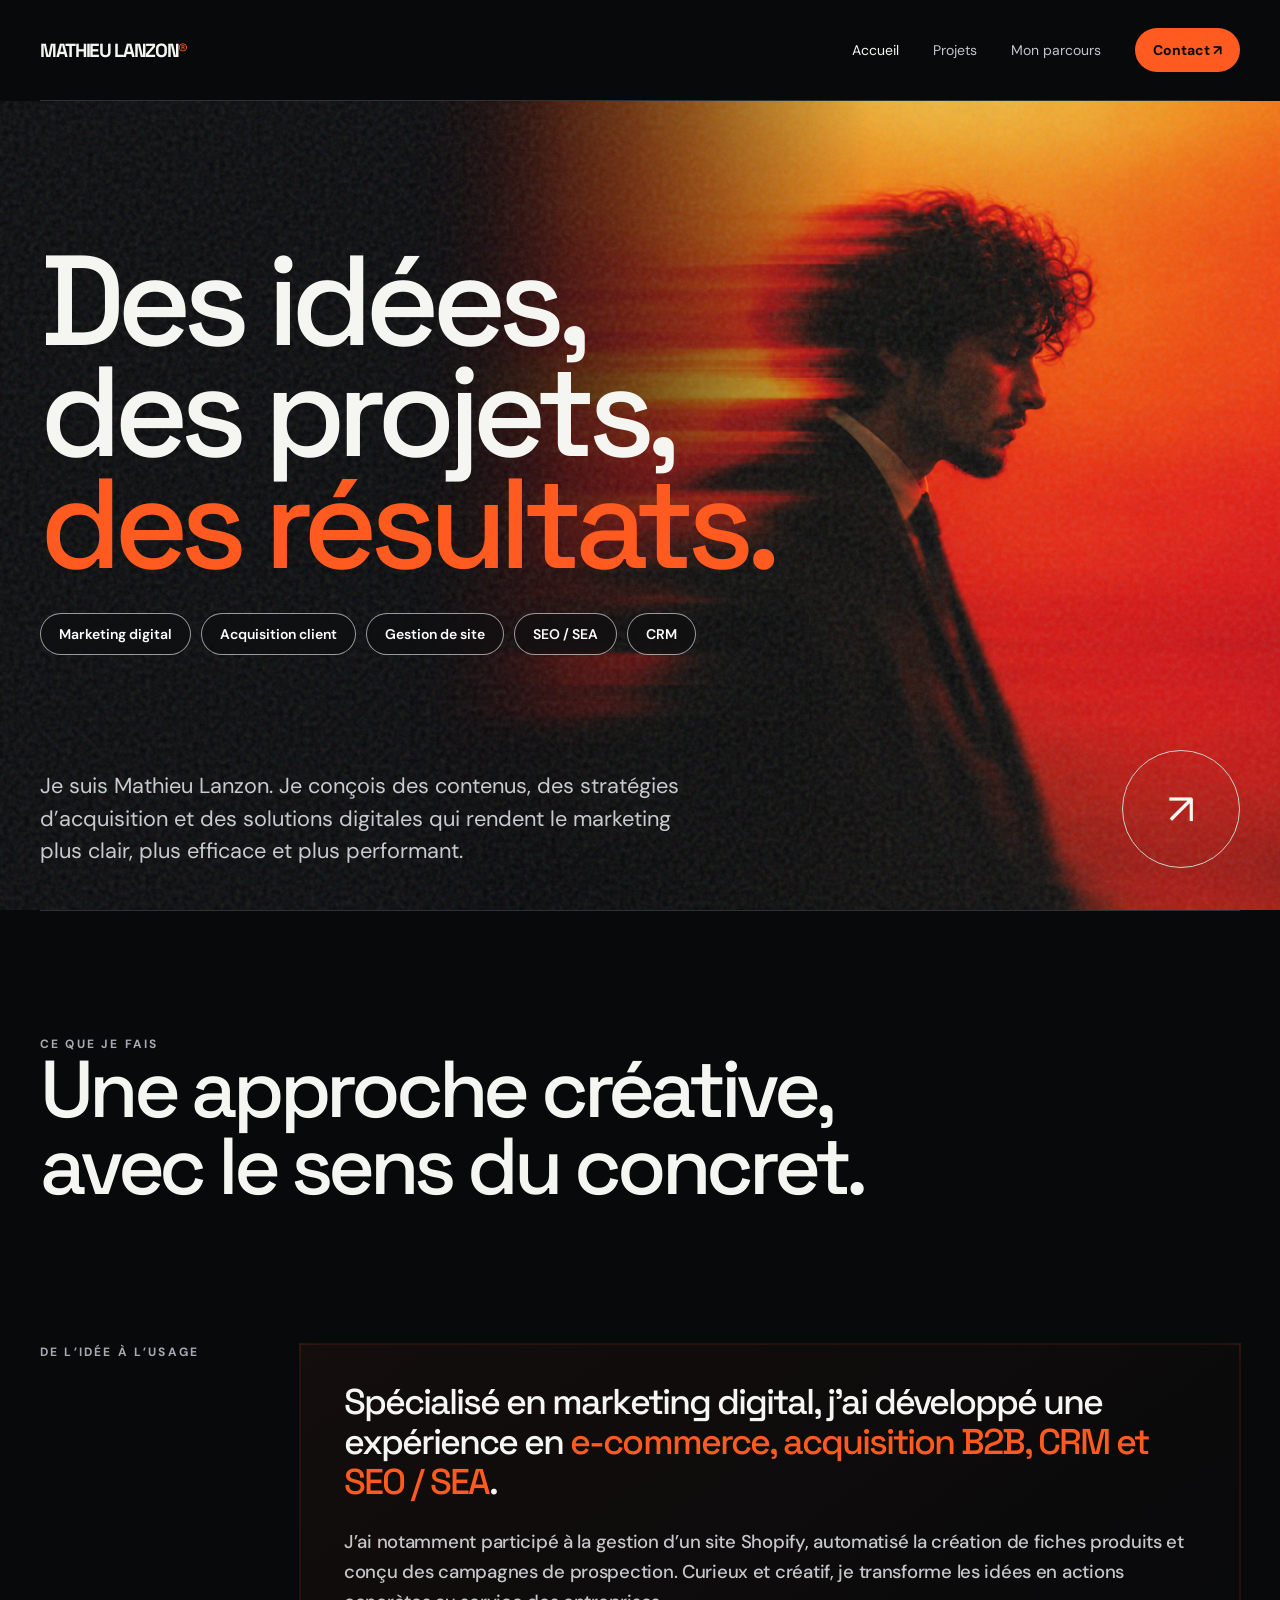
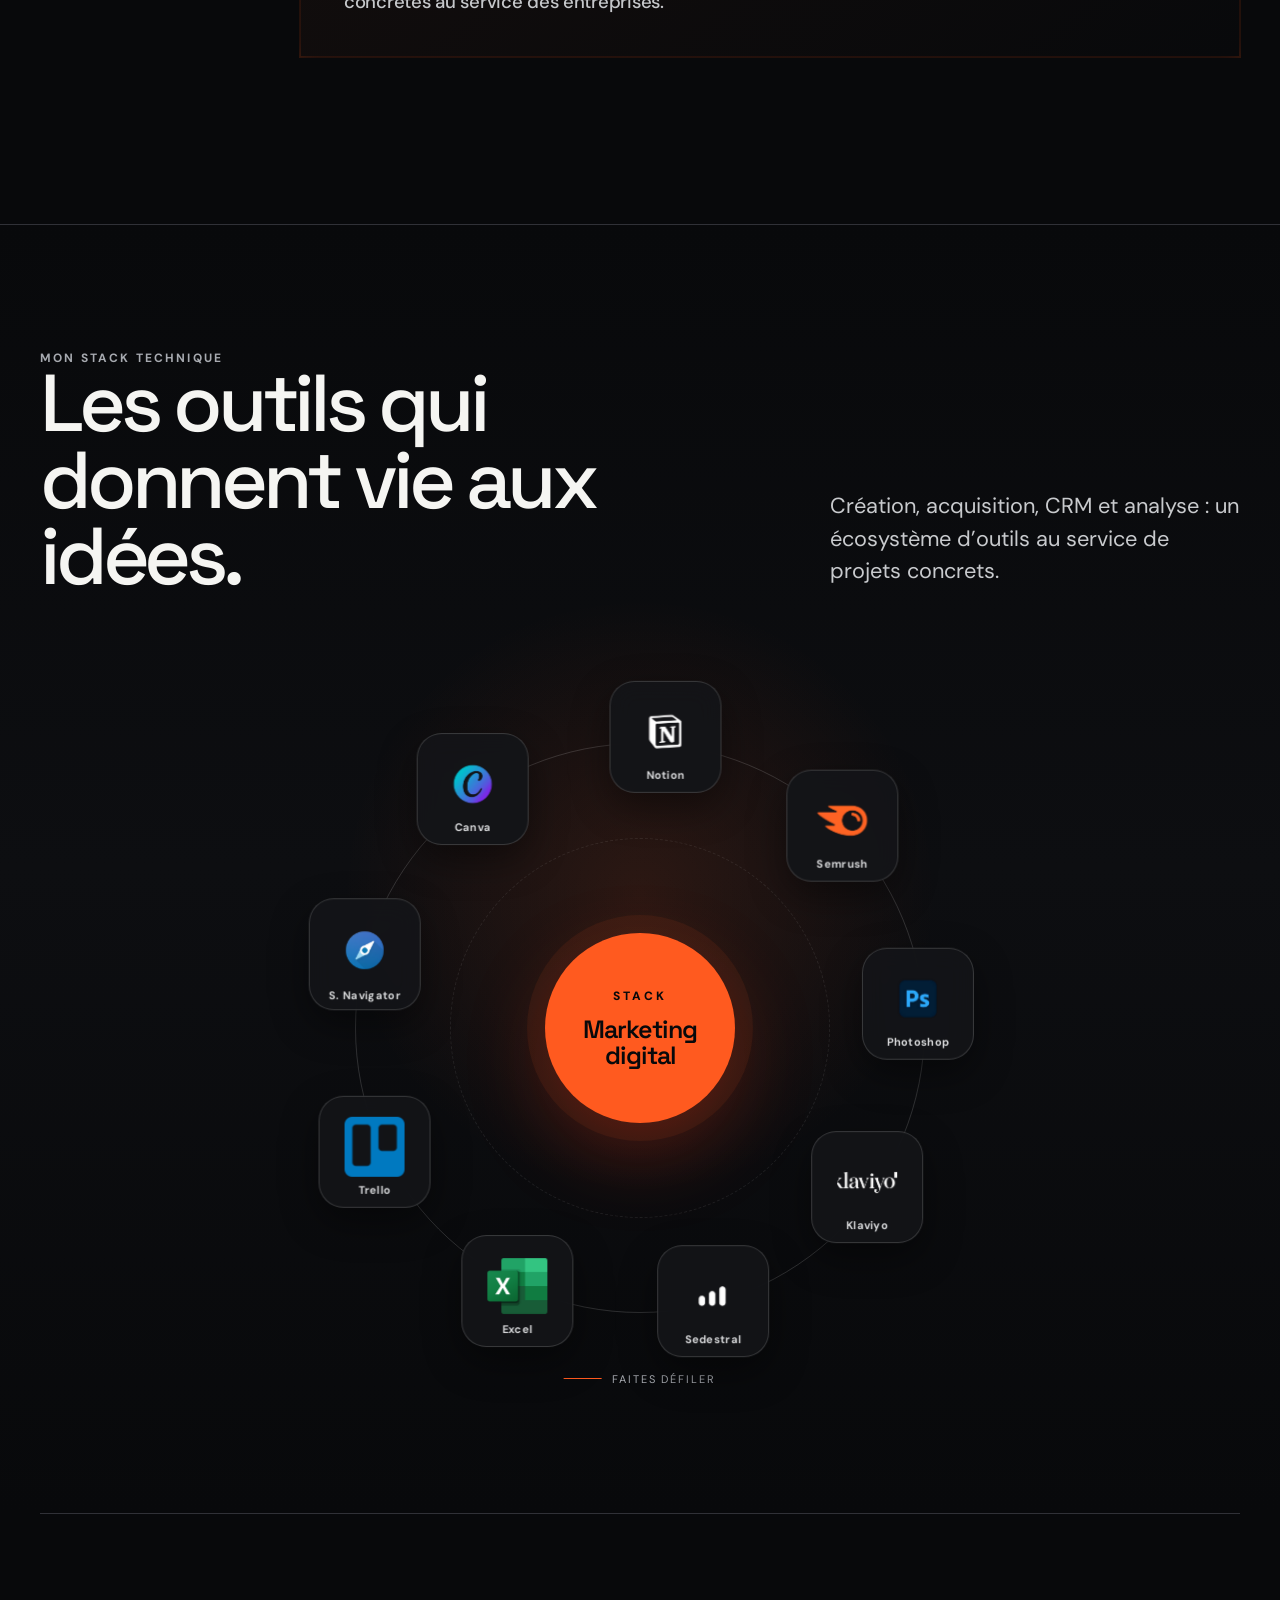
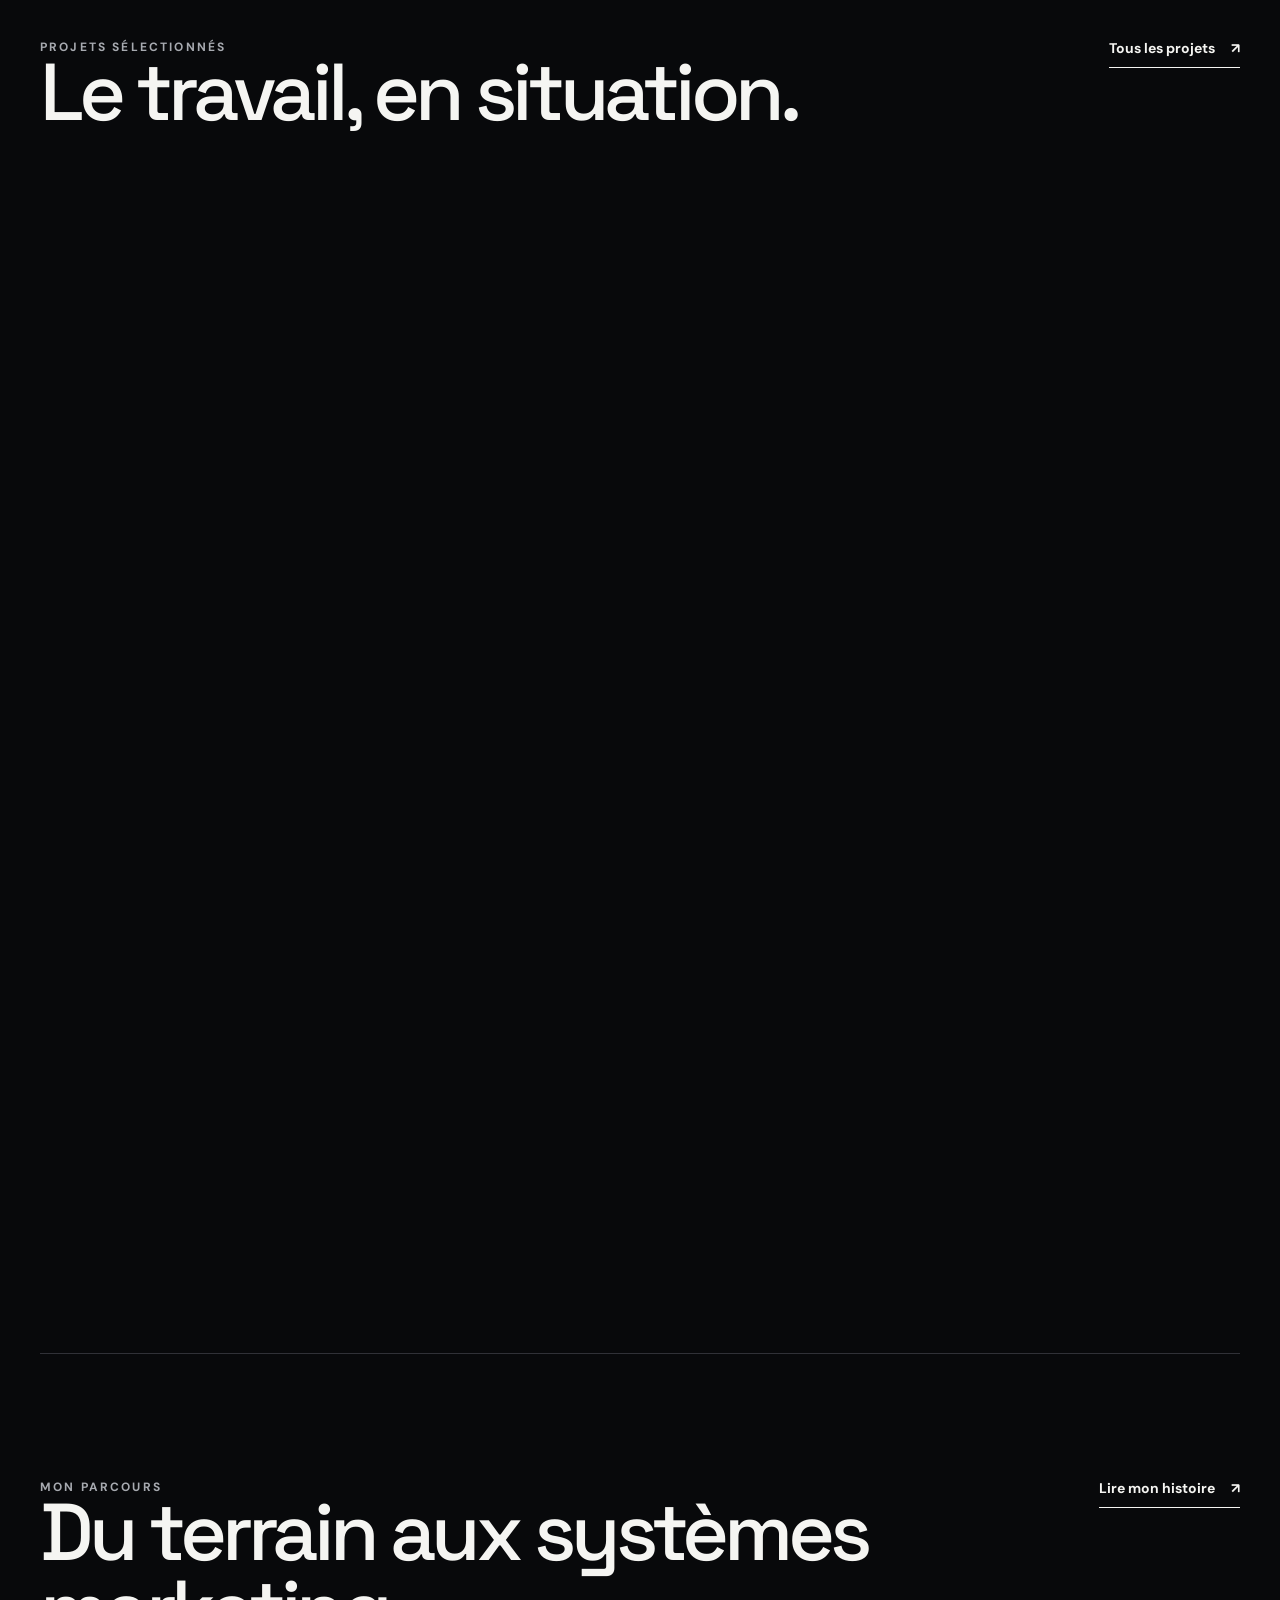
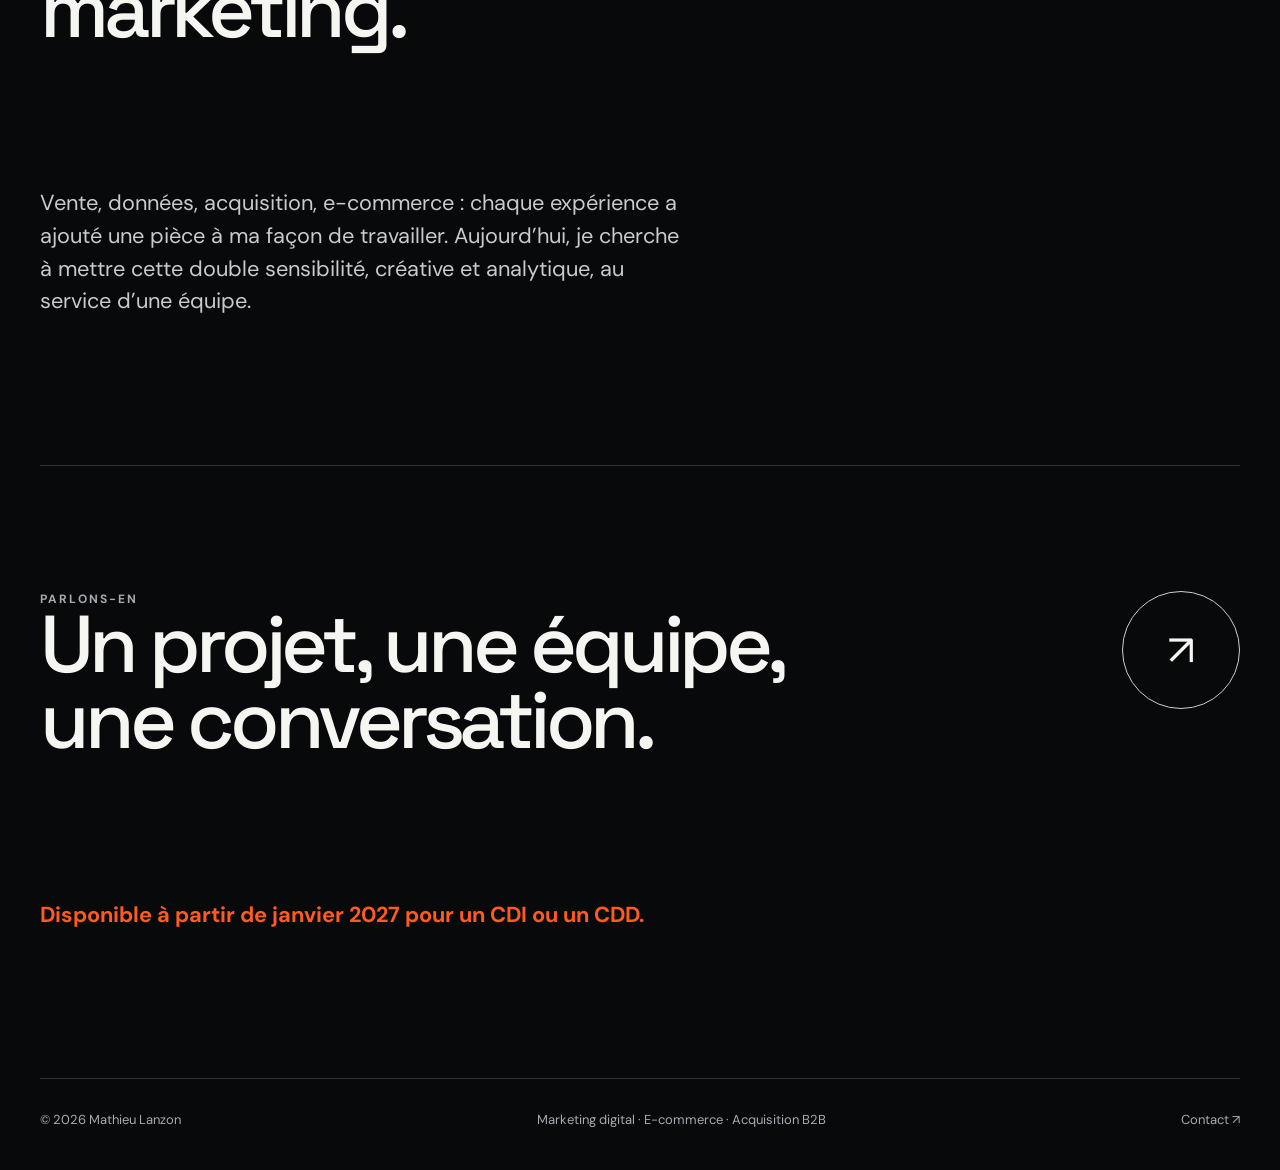
<file: index.html>
<!doctype html><html lang="fr"><head><meta charset="utf-8"><meta name="viewport" content="width=device-width,initial-scale=1"><meta name="theme-color" content="#08090b"><meta name="description" content="Mathieu Lanzon — marketing digital, e-commerce, acquisition B2B et analyse de données."><title>Mathieu Lanzon — Marketing digital & e-commerce</title><link rel="icon" href="data:image/svg+xml,%3Csvg xmlns='http://www.w3.org/2000/svg' viewBox='0 0 64 64'%3E%3Crect width='64' height='64' rx='13' fill='%2308090b'/%3E%3Cpath d='M12 46V18h8l12 18 12-18h8v28h-8V30L32 47 20 30v16z' fill='%23ff5a1f'/%3E%3C/svg%3E"><link rel="stylesheet" href="styles.css" defer></head><body><a class="skip" href="#main">Aller au contenu</a><header class="site-header wrap"><a class="brand" href="index.html">MATHIEU LANZON<b>®</b></a><button class="menu-toggle" aria-controls="navigation" aria-expanded="false">Menu</button><nav class="nav" id="navigation" aria-label="Navigation principale"><a href="index.html" aria-current="page">Accueil</a><a href="projets.html">Projets</a><a href="parcours.html">Mon parcours</a><a class="nav-contact" href="contact.html">Contact ↗</a></nav></header><main id="main"><section class="hero"><div class="wrap hero-content"><h1>Des idées,<br>des projets,<br><em>des résultats.</em></h1><div class="skill-pills" aria-label="Compétences"><span>Marketing digital</span><span>Acquisition client</span><span>Gestion de site</span><span>SEO / SEA</span><span>CRM</span></div><div class="hero-bottom"><p class="lead">Je suis Mathieu Lanzon. Je conçois des contenus, des stratégies d’acquisition et des solutions digitales qui rendent le marketing plus clair, plus efficace et plus performant.</p><a class="round-link" href="projets.html" aria-label="Découvrir mes projets">↗</a></div></div></section><section class="section wrap"><div class="section-top"><div><div class="eyebrow">Ce que je fais</div><h2>Une approche créative, avec le sens du concret.</h2></div></div><div class="statement"><div class="micro">De l’idée à l’usage</div><p class="profile-copy"><span class="profile-intro">Spécialisé en marketing digital, j’ai développé une expérience en <strong>e-commerce, acquisition B2B, CRM et SEO / SEA</strong>.</span><span class="profile-detail">J’ai notamment participé à la gestion d’un site Shopify, automatisé la création de fiches produits et conçu des campagnes de prospection. Curieux et créatif, je transforme les idées en actions concrètes au service des entreprises.</span></p></div></section><section class="section stack-section" aria-labelledby="stack-title"><div class="wrap"><div class="section-top stack-heading"><div><div class="eyebrow">Mon stack technique</div><h2 id="stack-title">Les outils qui donnent vie aux idées.</h2></div><p class="lead">Création, acquisition, CRM et analyse&nbsp;: un écosystème d’outils au service de projets concrets.</p></div><div class="stack-orbit" data-stack-orbit><div class="orbit-ring orbit-ring-one" aria-hidden="true"></div><div class="orbit-ring orbit-ring-two" aria-hidden="true"></div><div class="stack-core"><span>STACK</span><strong>Marketing<br>digital</strong></div><ul class="stack-logos" aria-label="Outils maîtrisés"><li class="stack-logo" data-angle="-90"><div class="stack-logo-card"><img src="stack-scribus.svg" alt="Sales Navigator"><span>S. Navigator</span></div></li><li class="stack-logo" data-angle="-50"><div class="stack-logo-card"><img src="stack-canva.svg" alt="Canva"><span>Canva</span></div></li><li class="stack-logo" data-angle="-10"><div class="stack-logo-card"><img src="stack-notion.svg" alt="Notion"><span>Notion</span></div></li><li class="stack-logo" data-angle="30"><div class="stack-logo-card"><img src="stack-semrush.svg" alt="Semrush"><span>Semrush</span></div></li><li class="stack-logo" data-angle="70"><div class="stack-logo-card"><img src="stack-photoshop.svg" alt="Adobe Photoshop"><span>Photoshop</span></div></li><li class="stack-logo" data-angle="110"><div class="stack-logo-card"><img src="stack-klaviyo.svg" alt="Klaviyo"><span>Klaviyo</span></div></li><li class="stack-logo" data-angle="150"><div class="stack-logo-card"><img src="stack-sedestral.svg" alt="Sedestral"><span>Sedestral</span></div></li><li class="stack-logo" data-angle="190"><div class="stack-logo-card"><img src="stack-excel.svg" alt="Microsoft Excel"><span>Excel</span></div></li><li class="stack-logo" data-angle="230"><div class="stack-logo-card"><img src="stack-trello.svg" alt="Trello"><span>Trello</span></div></li></ul><div class="stack-scroll-hint" aria-hidden="true"><span></span> Faites défiler</div></div></div></section><section class="section wrap"><div class="section-top"><div><div class="eyebrow">Projets sélectionnés</div><h2>Le travail, en situation.</h2></div><a class="text-link" href="projets.html">Tous les projets <span>↗</span></a></div><div class="card-grid reveal-grid"><a class="project-card" style="--glow:#ff651f" href="projets.html#shopify"><div class="card-meta"><span>E-commerce</span><span class="card-arrow">↗</span></div><div><h3>Une boutique Shopify cohérente, du produit à l’image.</h3><p>Contribution à la conception du site Padel Par4, à la présentation des produits et à ses contenus.</p></div></a><a class="project-card" style="--glow:#dc241f" href="projets.html#automatisation"><div class="card-meta"><span>Automatisation</span><span class="card-arrow">↗</span></div><div><h3>Des fiches produits générées, puis relues et ajustées.</h3><p>Un outil Google Sheets et Apps Script pour préparer des contenus SEO avant leur export vers Shopify.</p></div></a><a class="project-card" style="--glow:#ffc247" href="projets.html#acquisition"><div class="card-meta"><span>Acquisition B2B</span><span class="card-arrow">↗</span></div><div><h3>Une prospection construite étape par étape.</h3><p>Un plan d’acquisition pour Groupe Intercables, du ciblage à la préparation des messages.</p></div></a><a class="project-card" style="--glow:#a84a21" href="projets.html#donnees"><div class="card-meta"><span>Données</span><span class="card-arrow">↗</span></div><div><h3>Des indicateurs lisibles pour éclairer les décisions.</h3><p>Bases Excel et tableaux de management visuel pour le suivi de la performance à la SNCF.</p></div></a></div></section><section class="section wrap neon-section neon-section--top"><div class="neon-filaments" aria-hidden="true"><i></i><i></i><i></i></div><div class="section-top"><div><div class="eyebrow">Mon parcours</div><h2>Du terrain aux systèmes marketing.</h2></div><a class="text-link" href="parcours.html">Lire mon histoire <span>↗</span></a></div><p class="lead">Vente, données, acquisition, e-commerce : chaque expérience a ajouté une pièce à ma façon de travailler. Aujourd’hui, je cherche à mettre cette double sensibilité, créative et analytique, au service d’une équipe.</p></section><section class="section wrap neon-section neon-section--bottom"><div class="neon-filaments" aria-hidden="true"><i></i><i></i><i></i></div><div class="section-top"><div><div class="eyebrow">Parlons-en</div><h2>Un projet, une équipe, une conversation.</h2></div><a class="round-link" href="contact.html" aria-label="Aller à la page contact">↗</a></div><p class="lead">Disponible à partir de janvier 2027 pour un CDI ou un CDD.</p></section></main><footer class="footer wrap"><span>© 2026 Mathieu Lanzon</span><span>Marketing digital · E-commerce · Acquisition B2B</span><a href="contact.html">Contact ↗</a></footer><script src="site.js" defer></script></body></html>
</file>
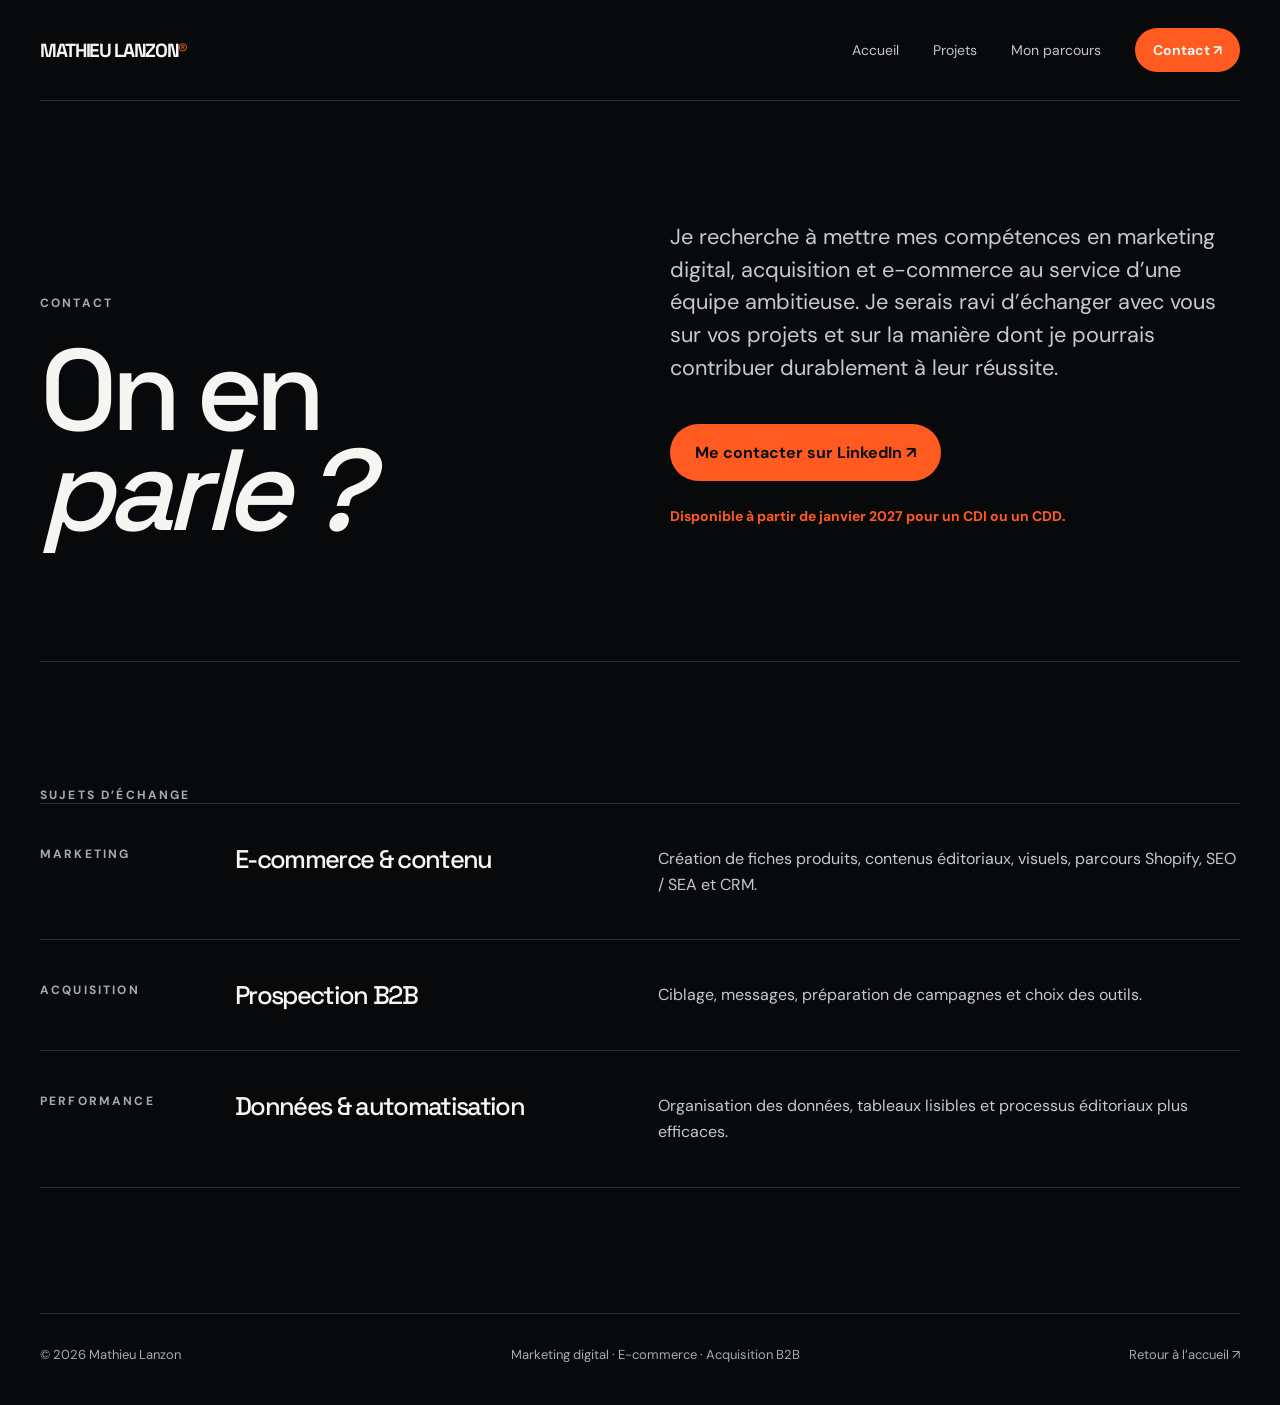
<file: contact.html>
<!doctype html><html lang="fr"><head><meta charset="utf-8"><meta name="viewport" content="width=device-width,initial-scale=1"><meta name="theme-color" content="#08090b"><meta name="description" content="Contacter Mathieu Lanzon pour échanger autour du marketing digital, de l’acquisition B2B et du e-commerce."><title>Contact — Mathieu Lanzon</title><link rel="stylesheet" href="styles.css"></head><body><a class="skip" href="#main">Aller au contenu</a><header class="site-header wrap"><a class="brand" href="index.html">MATHIEU LANZON<b>®</b></a><button class="menu-toggle" aria-controls="navigation" aria-expanded="false">Menu</button><nav class="nav" id="navigation" aria-label="Navigation principale"><a href="index.html">Accueil</a><a href="projets.html">Projets</a><a href="parcours.html">Mon parcours</a><a class="nav-contact" href="contact.html" aria-current="page">Contact ↗</a></nav></header><main id="main"><section class="contact-panel wrap"><div><div class="eyebrow">Contact</div><h1>On en <em>parle&nbsp;?</em></h1></div><div><p class="lead">Je recherche à mettre mes compétences en marketing digital, acquisition et e-commerce au service d’une équipe ambitieuse. Je serais ravi d’échanger avec vous sur vos projets et sur la manière dont je pourrais contribuer durablement à leur réussite.</p><div class="contact-actions"><a class="pill" href="https://fr.linkedin.com/in/mathieu-lanzon" target="_blank" rel="noopener noreferrer">Me contacter sur LinkedIn ↗</a></div><p class="contact-note">Disponible à partir de janvier 2027 pour un CDI ou un CDD.</p></div></section><section class="section wrap"><div class="eyebrow">Sujets d’échange</div><div class="timeline"><div class="timeline-row"><span class="micro">Marketing</span><h3>E-commerce & contenu</h3><p>Création de fiches produits, contenus éditoriaux, visuels, parcours Shopify, SEO / SEA et CRM.</p></div><div class="timeline-row"><span class="micro">Acquisition</span><h3>Prospection B2B</h3><p>Ciblage, messages, préparation de campagnes et choix des outils.</p></div><div class="timeline-row"><span class="micro">Performance</span><h3>Données & automatisation</h3><p>Organisation des données, tableaux lisibles et processus éditoriaux plus efficaces.</p></div></div></section></main><footer class="footer wrap"><span>© 2026 Mathieu Lanzon</span><span>Marketing digital · E-commerce · Acquisition B2B</span><a href="index.html">Retour à l’accueil ↗</a></footer><script src="site.js" defer></script></body></html>
</file>
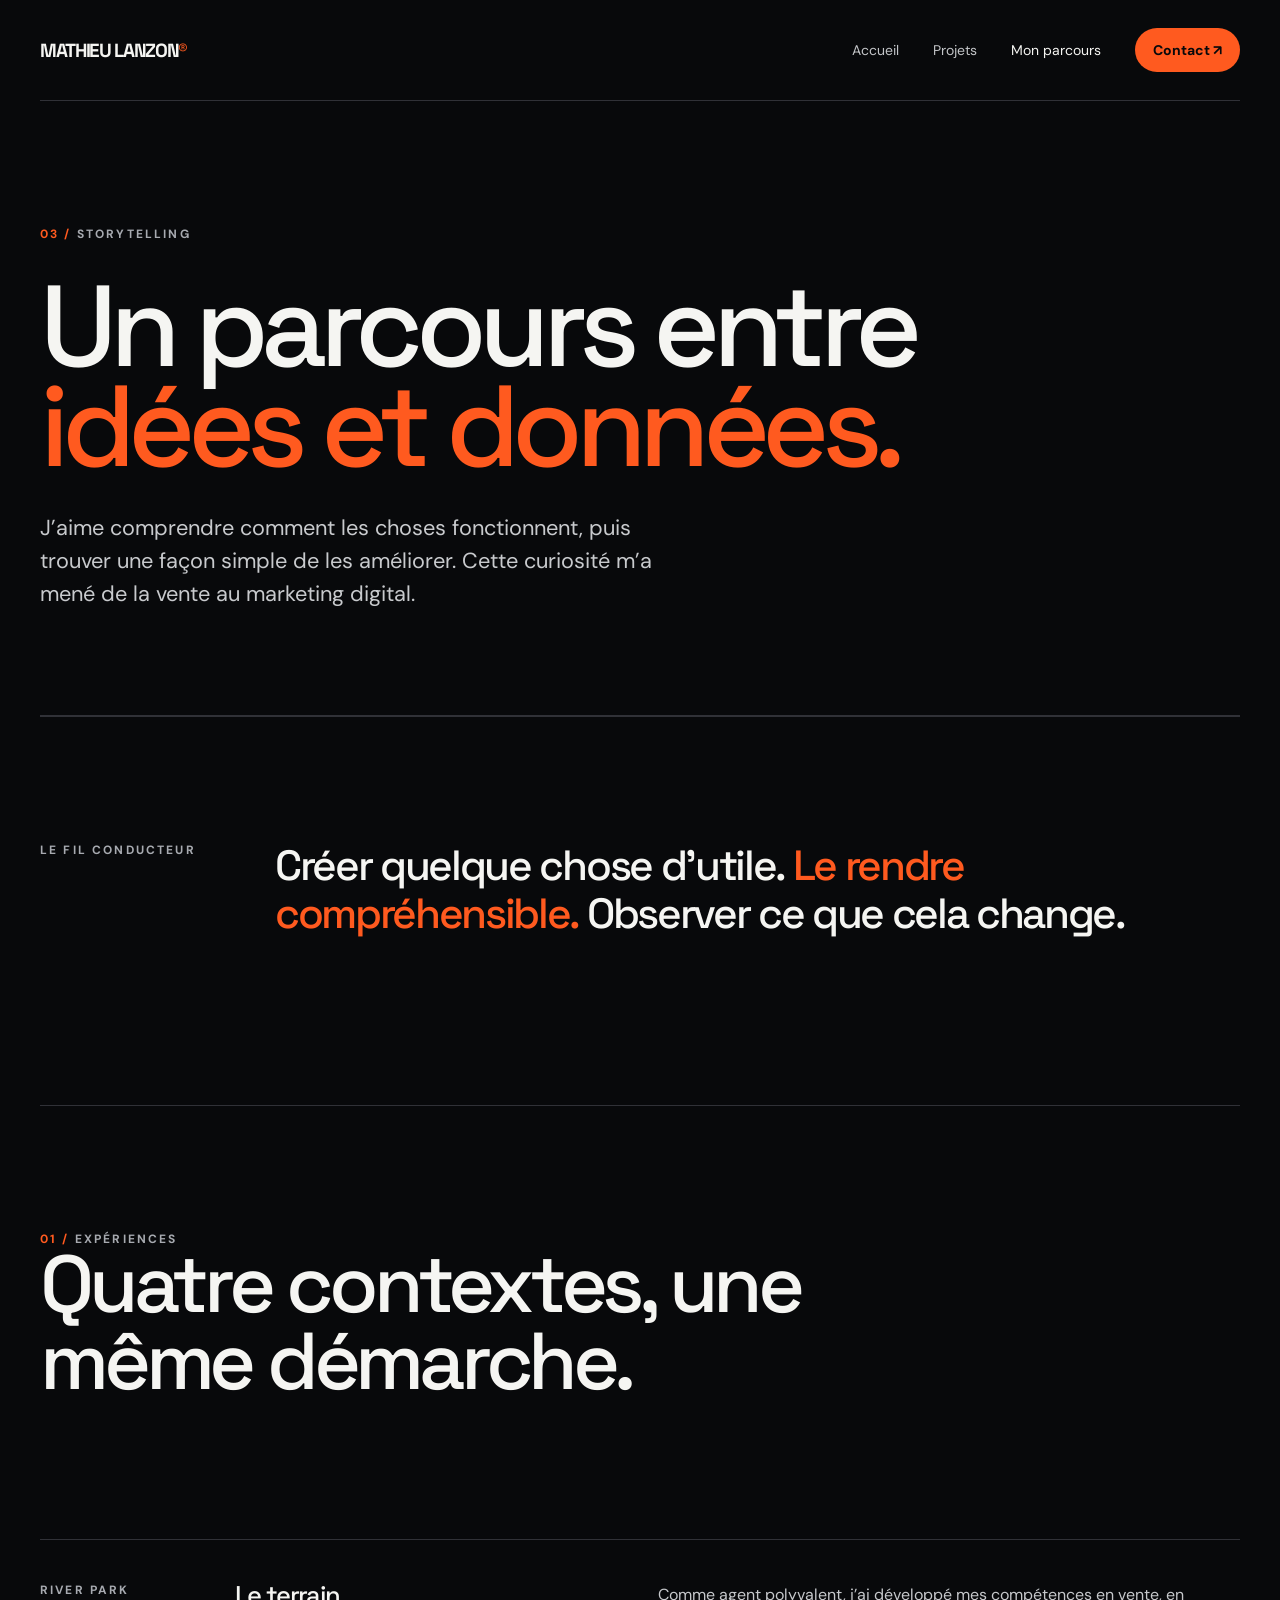
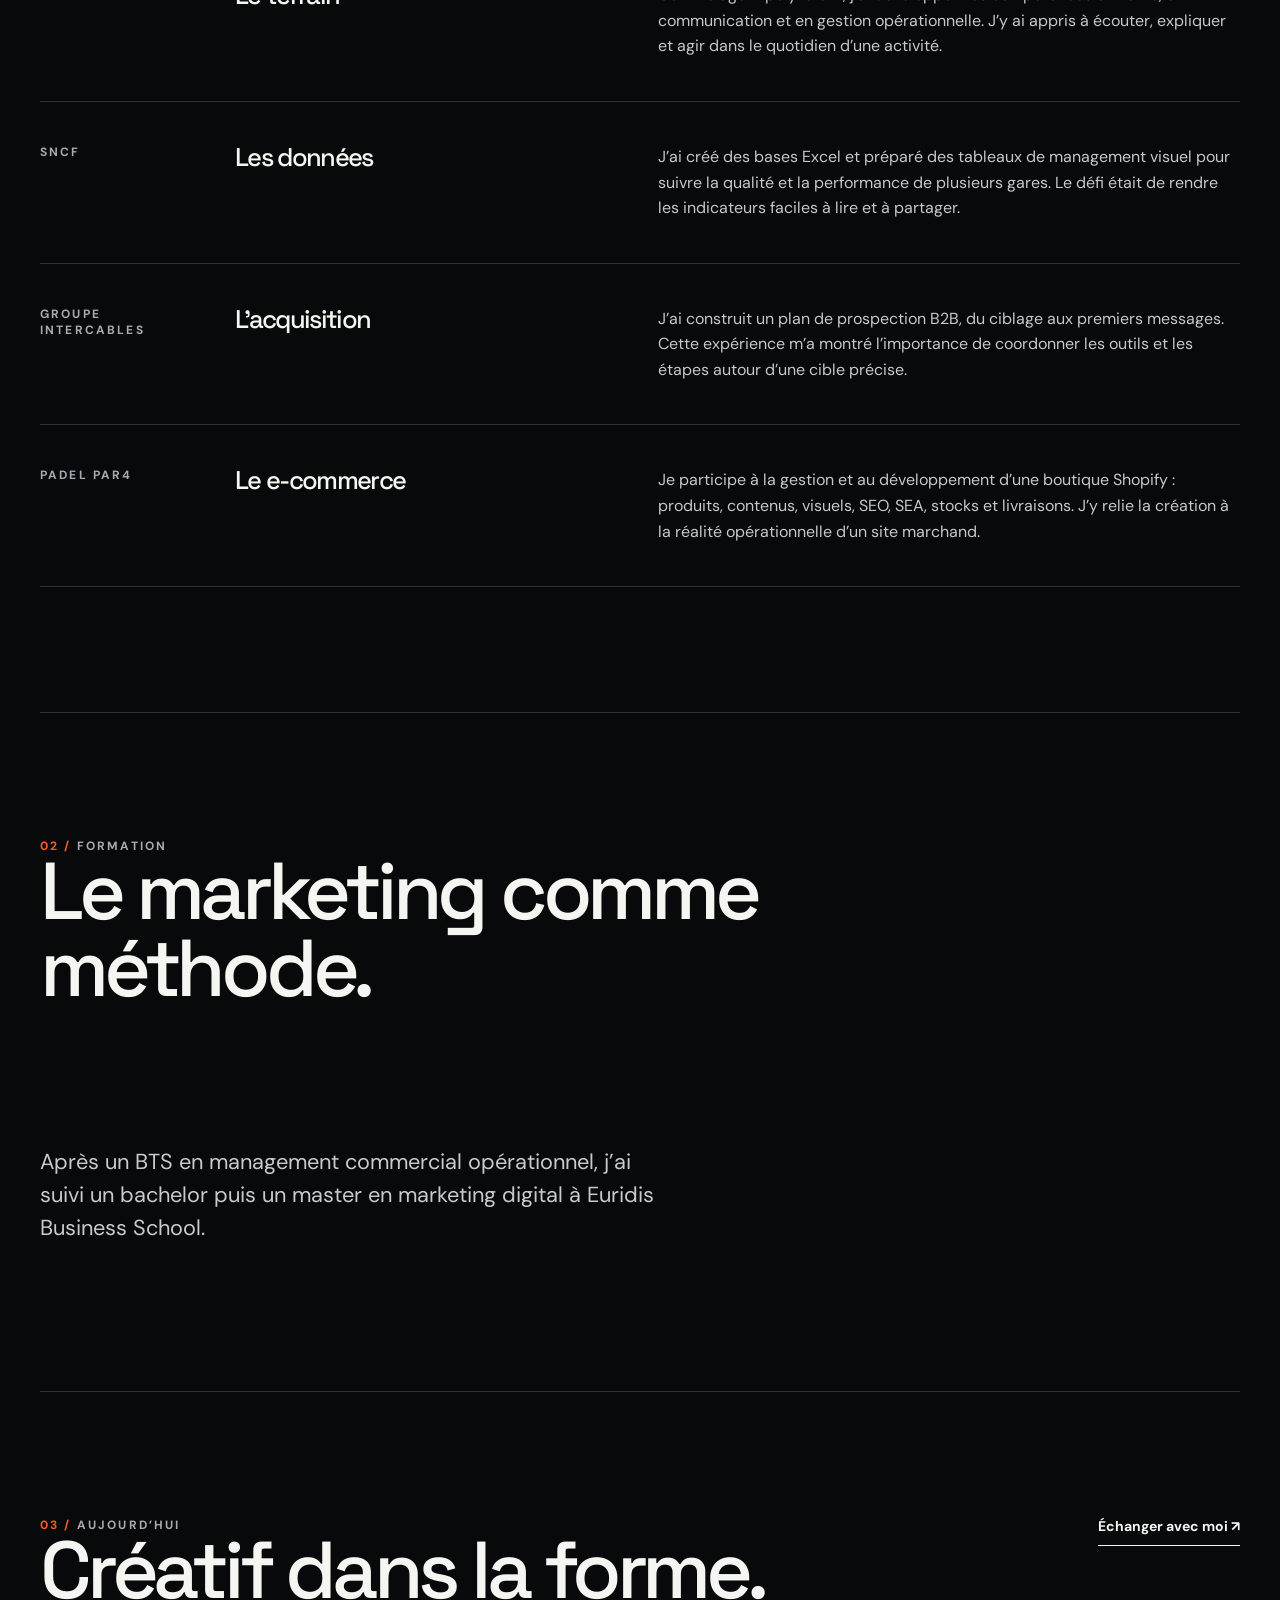
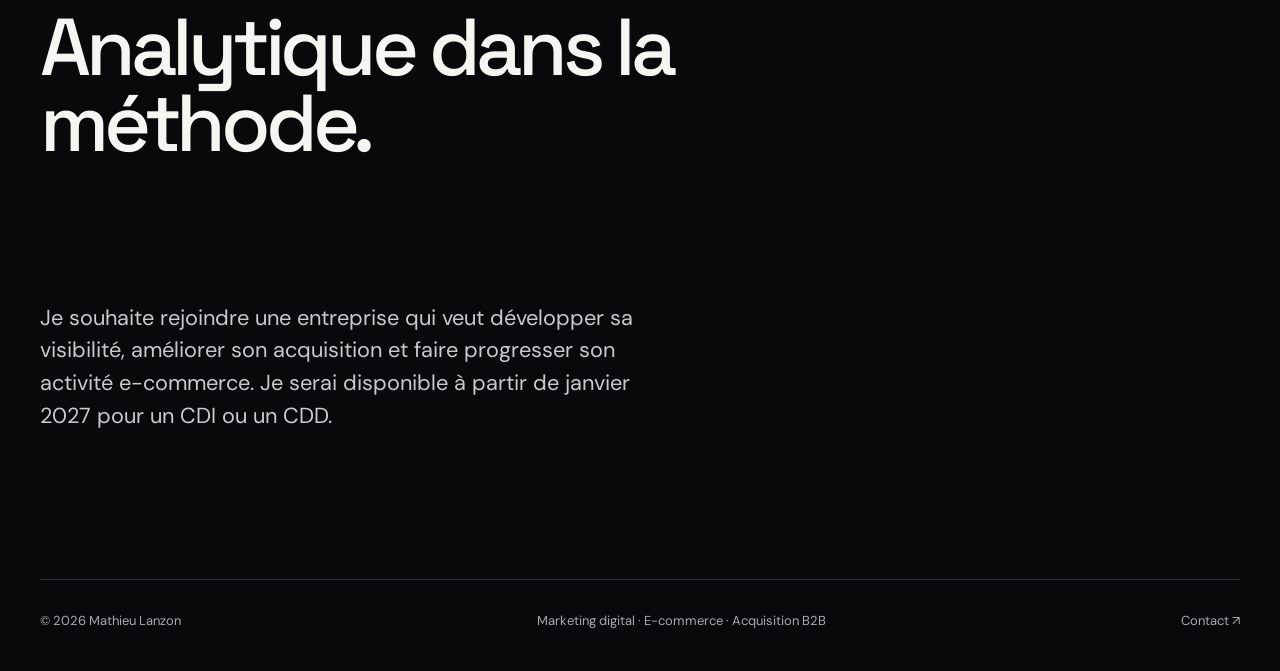
<file: parcours.html>
<!doctype html><html lang="fr"><head><meta charset="utf-8"><meta name="viewport" content="width=device-width,initial-scale=1"><meta name="theme-color" content="#08090b"><meta name="description" content="Le parcours de Mathieu Lanzon, du terrain à l’acquisition B2B et au e-commerce."><title>Mon parcours — Mathieu Lanzon</title><link rel="stylesheet" href="styles.css"></head><body><a class="skip" href="#main">Aller au contenu</a><header class="site-header wrap"><a class="brand" href="index.html">MATHIEU LANZON<b>®</b></a><button class="menu-toggle" aria-controls="navigation" aria-expanded="false">Menu</button><nav class="nav" id="navigation" aria-label="Navigation principale"><a href="index.html">Accueil</a><a href="projets.html">Projets</a><a href="parcours.html" aria-current="page">Mon parcours</a><a class="nav-contact" href="contact.html">Contact ↗</a></nav></header><main id="main"><section class="page-hero wrap"><div class="eyebrow"><span>03 /</span> Storytelling</div><h1>Un parcours entre <em>idées et données.</em></h1><p class="lead">J’aime comprendre comment les choses fonctionnent, puis trouver une façon simple de les améliorer. Cette curiosité m’a mené de la vente au marketing digital.</p></section><section class="section wrap"><div class="statement"><div class="micro">Le fil conducteur</div><p>Créer quelque chose d’utile. <strong>Le rendre compréhensible.</strong> Observer ce que cela change.</p></div></section><section class="section wrap"><div class="section-top"><div><div class="eyebrow"><span>01 /</span> Expériences</div><h2>Quatre contextes, une même démarche.</h2></div></div><div class="timeline"><div class="timeline-row"><span class="micro">River Park</span><h3>Le terrain</h3><p>Comme agent polyvalent, j’ai développé mes compétences en vente, en communication et en gestion opérationnelle. J’y ai appris à écouter, expliquer et agir dans le quotidien d’une activité.</p></div><div class="timeline-row"><span class="micro">SNCF</span><h3>Les données</h3><p>J’ai créé des bases Excel et préparé des tableaux de management visuel pour suivre la qualité et la performance de plusieurs gares. Le défi était de rendre les indicateurs faciles à lire et à partager.</p></div><div class="timeline-row"><span class="micro">Groupe Intercables</span><h3>L’acquisition</h3><p>J’ai construit un plan de prospection B2B, du ciblage aux premiers messages. Cette expérience m’a montré l’importance de coordonner les outils et les étapes autour d’une cible précise.</p></div><div class="timeline-row"><span class="micro">Padel Par4</span><h3>Le e-commerce</h3><p>Je participe à la gestion et au développement d’une boutique Shopify : produits, contenus, visuels, SEO, SEA, stocks et livraisons. J’y relie la création à la réalité opérationnelle d’un site marchand.</p></div></div></section><section class="section wrap"><div class="section-top"><div><div class="eyebrow"><span>02 /</span> Formation</div><h2>Le marketing comme méthode.</h2></div></div><p class="lead">Après un BTS en management commercial opérationnel, j’ai suivi un bachelor puis un master en marketing digital à Euridis Business School.</p></section><section class="section wrap"><div class="section-top"><div><div class="eyebrow"><span>03 /</span> Aujourd’hui</div><h2>Créatif dans la forme. Analytique dans la méthode.</h2></div><a class="text-link" href="contact.html">Échanger avec moi ↗</a></div><p class="lead">Je souhaite rejoindre une entreprise qui veut développer sa visibilité, améliorer son acquisition et faire progresser son activité e-commerce. Je serai disponible à partir de janvier 2027 pour un CDI ou un CDD.</p></section></main><footer class="footer wrap"><span>© 2026 Mathieu Lanzon</span><span>Marketing digital · E-commerce · Acquisition B2B</span><a href="contact.html">Contact ↗</a></footer><script src="site.js" defer></script></body></html>
</file>
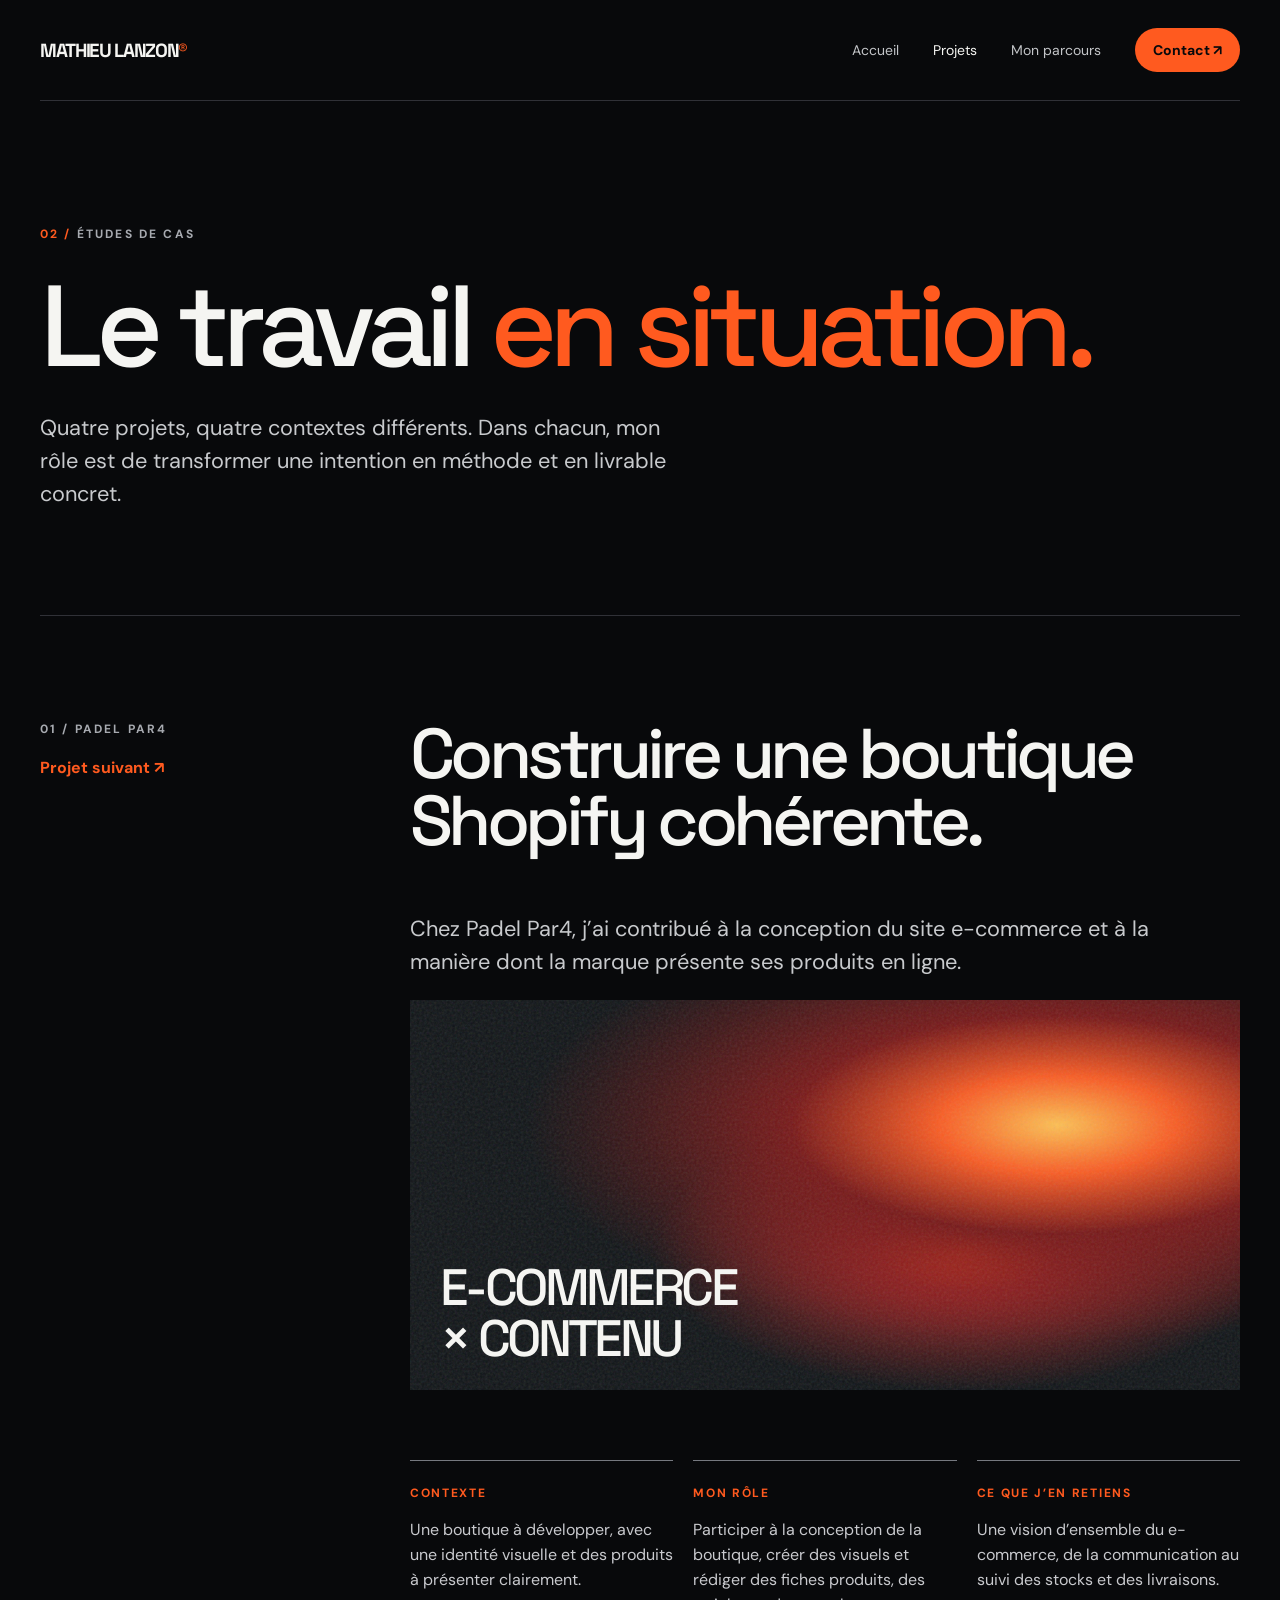
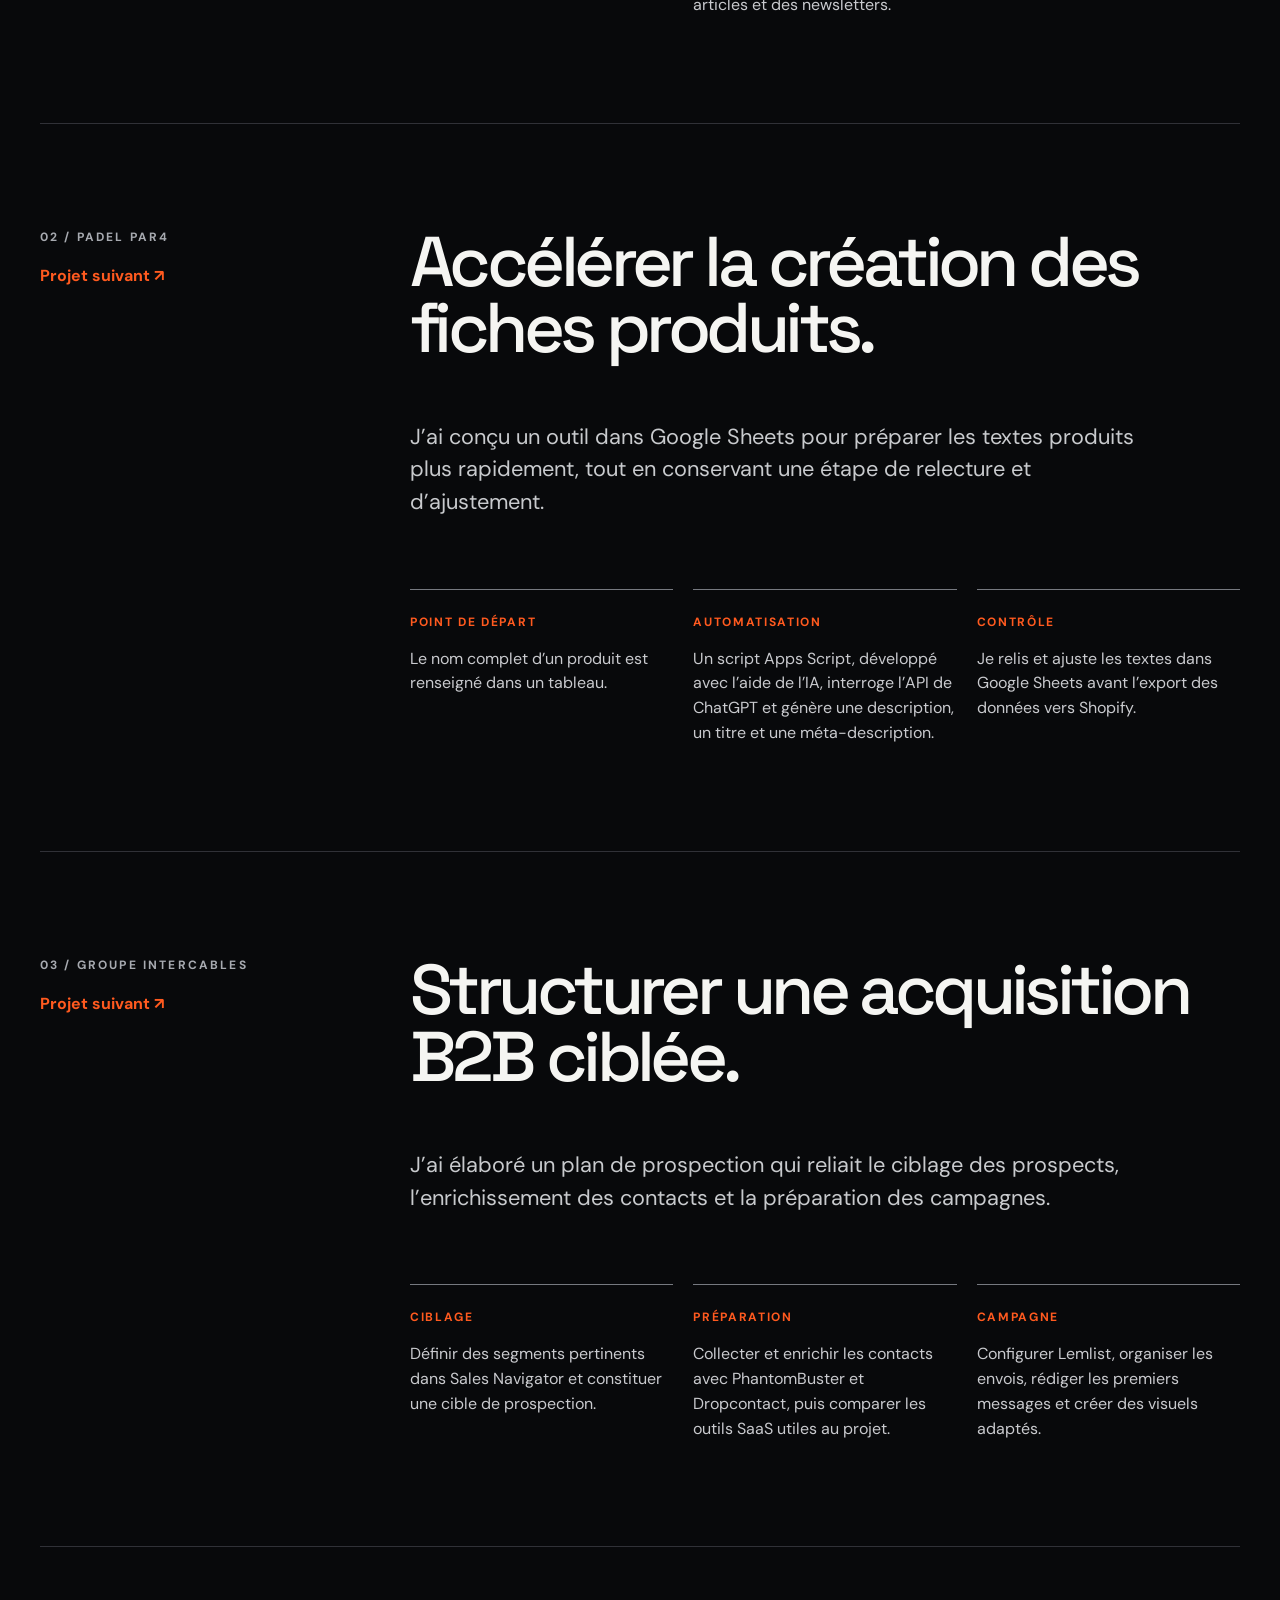
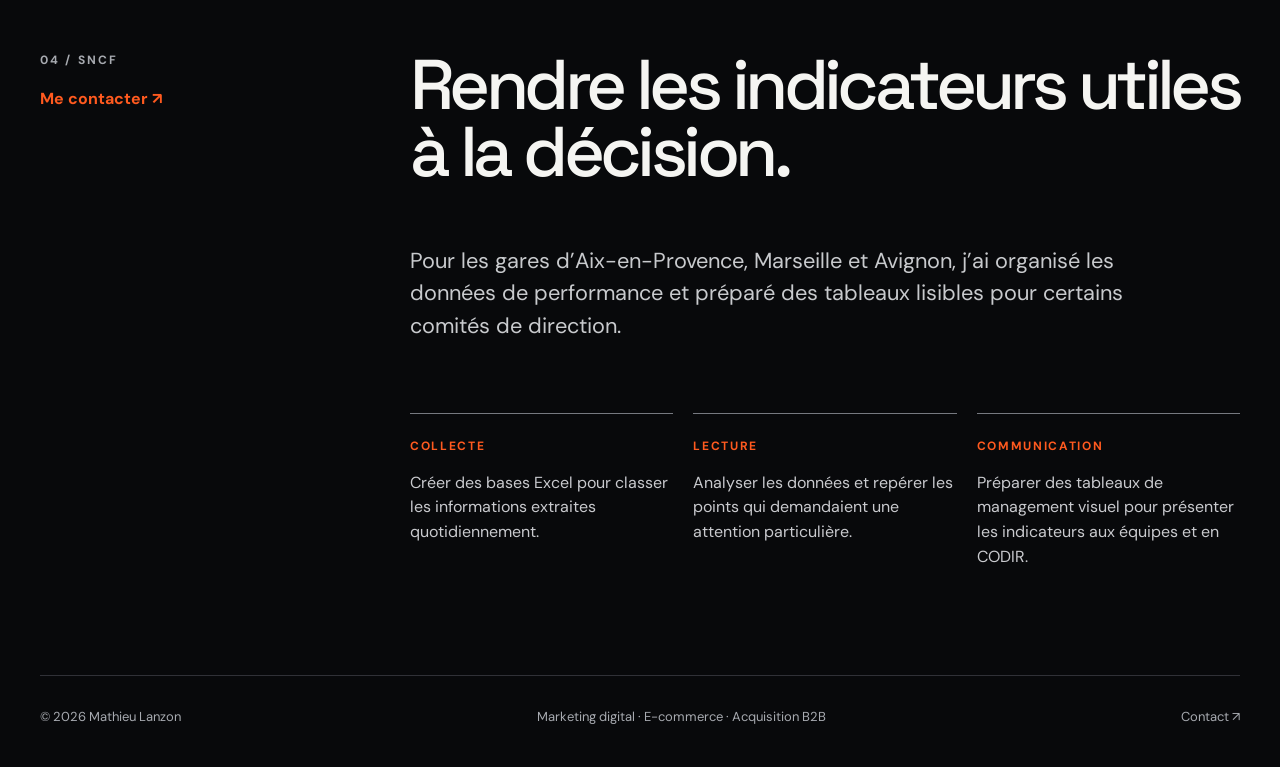
<file: projets.html>
<!doctype html><html lang="fr"><head><meta charset="utf-8"><meta name="viewport" content="width=device-width,initial-scale=1"><meta name="theme-color" content="#08090b"><meta name="description" content="Les projets de Mathieu Lanzon en e-commerce, automatisation, acquisition B2B et analyse de données."><title>Projets — Mathieu Lanzon</title><link rel="stylesheet" href="styles.css"></head><body><a class="skip" href="#main">Aller au contenu</a><header class="site-header wrap"><a class="brand" href="index.html">MATHIEU LANZON<b>®</b></a><button class="menu-toggle" aria-controls="navigation" aria-expanded="false">Menu</button><nav class="nav" id="navigation" aria-label="Navigation principale"><a href="index.html">Accueil</a><a href="projets.html" aria-current="page">Projets</a><a href="parcours.html">Mon parcours</a><a class="nav-contact" href="contact.html">Contact ↗</a></nav></header><main id="main"><section class="page-hero wrap"><div class="eyebrow"><span>02 /</span> Études de cas</div><h1>Le travail <em>en situation.</em></h1><p class="lead">Quatre projets, quatre contextes différents. Dans chacun, mon rôle est de transformer une intention en méthode et en livrable concret.</p></section><div class="wrap"><article class="case" id="shopify"><aside class="case-index"><span class="micro">01 / Padel Par4</span><a href="#automatisation">Projet suivant ↗</a></aside><div class="case-body"><h2>Construire une boutique Shopify cohérente.</h2><p class="lead">Chez Padel Par4, j’ai contribué à la conception du site e-commerce et à la manière dont la marque présente ses produits en ligne.</p><div class="art"><div class="art-label">E-COMMERCE<br>× CONTENU</div></div><div class="case-steps"><div><b>Contexte</b><p>Une boutique à développer, avec une identité visuelle et des produits à présenter clairement.</p></div><div><b>Mon rôle</b><p>Participer à la conception de la boutique, créer des visuels et rédiger des fiches produits, des articles et des newsletters.</p></div><div><b>Ce que j’en retiens</b><p>Une vision d’ensemble du e-commerce, de la communication au suivi des stocks et des livraisons.</p></div></div></div></article><article class="case" id="automatisation"><aside class="case-index"><span class="micro">02 / Padel Par4</span><a href="#acquisition">Projet suivant ↗</a></aside><div class="case-body"><h2>Accélérer la création des fiches produits.</h2><p class="lead">J’ai conçu un outil dans Google Sheets pour préparer les textes produits plus rapidement, tout en conservant une étape de relecture et d’ajustement.</p><div class="case-steps"><div><b>Point de départ</b><p>Le nom complet d’un produit est renseigné dans un tableau.</p></div><div><b>Automatisation</b><p>Un script Apps Script, développé avec l’aide de l’IA, interroge l’API de ChatGPT et génère une description, un titre et une méta-description.</p></div><div><b>Contrôle</b><p>Je relis et ajuste les textes dans Google Sheets avant l’export des données vers Shopify.</p></div></div></div></article><article class="case" id="acquisition"><aside class="case-index"><span class="micro">03 / Groupe Intercables</span><a href="#donnees">Projet suivant ↗</a></aside><div class="case-body"><h2>Structurer une acquisition B2B ciblée.</h2><p class="lead">J’ai élaboré un plan de prospection qui reliait le ciblage des prospects, l’enrichissement des contacts et la préparation des campagnes.</p><div class="case-steps"><div><b>Ciblage</b><p>Définir des segments pertinents dans Sales Navigator et constituer une cible de prospection.</p></div><div><b>Préparation</b><p>Collecter et enrichir les contacts avec PhantomBuster et Dropcontact, puis comparer les outils SaaS utiles au projet.</p></div><div><b>Campagne</b><p>Configurer Lemlist, organiser les envois, rédiger les premiers messages et créer des visuels adaptés.</p></div></div></div></article><article class="case" id="donnees"><aside class="case-index"><span class="micro">04 / SNCF</span><a href="contact.html">Me contacter ↗</a></aside><div class="case-body"><h2>Rendre les indicateurs utiles à la décision.</h2><p class="lead">Pour les gares d’Aix-en-Provence, Marseille et Avignon, j’ai organisé les données de performance et préparé des tableaux lisibles pour certains comités de direction.</p><div class="case-steps"><div><b>Collecte</b><p>Créer des bases Excel pour classer les informations extraites quotidiennement.</p></div><div><b>Lecture</b><p>Analyser les données et repérer les points qui demandaient une attention particulière.</p></div><div><b>Communication</b><p>Préparer des tableaux de management visuel pour présenter les indicateurs aux équipes et en CODIR.</p></div></div></div></article></div></main><footer class="footer wrap"><span>© 2026 Mathieu Lanzon</span><span>Marketing digital · E-commerce · Acquisition B2B</span><a href="contact.html">Contact ↗</a></footer><script src="site.js" defer></script></body></html>
</file>
<file: styles.css>
@import url('https://fonts.googleapis.com/css2?family=DM+Sans:wght@400;500;600;700&family=Space+Grotesk:wght@400;500;600;700&display=swap');
:root{color-scheme:dark;--bg:#08090b;--ink:#f5f5f2;--muted:#a7aab0;--line:#303137;--accent:#ff5a1f;font-family:'DM Sans',Arial,sans-serif}*{box-sizing:border-box}html{scroll-behavior:smooth}body{margin:0;background:var(--bg);color:var(--ink);font-size:16px}a{color:inherit;text-decoration:none}button{font:inherit}img{max-width:100%}.wrap{width:min(1320px,calc(100% - 80px));margin:auto}.site-header{position:relative;z-index:3;display:flex;align-items:center;justify-content:space-between;gap:24px;padding:28px 0;border-bottom:1px solid var(--line)}.brand{font:700 19px 'Space Grotesk',sans-serif;letter-spacing:-.07em}.brand b{color:var(--accent)}.nav{display:flex;align-items:center;gap:34px}.nav a{color:#c3c5c8;font-size:14px}.nav a:hover,.nav a[aria-current=page]{color:var(--ink)}.nav .nav-contact{color:var(--bg);background:var(--accent);padding:13px 18px;border-radius:100px;font-weight:700}.menu-toggle{display:none;background:none;color:var(--ink);border:1px solid var(--line);padding:9px 12px;border-radius:100px}.eyebrow,.micro{font-size:12px;letter-spacing:.18em;text-transform:uppercase;color:var(--muted);font-weight:700}.eyebrow span{color:var(--accent)}h1,h2,h3,p{margin-top:0}h1,h2,h3{font-family:'Space Grotesk',sans-serif;letter-spacing:-.065em}h1{font-size:clamp(4.4rem,10vw,10rem);line-height:.87;font-weight:500}h2{font-size:clamp(3.1rem,6.3vw,6.7rem);line-height:.95;font-weight:500}h3{font-size:clamp(1.8rem,2.8vw,3rem);line-height:1.02;font-weight:500}.lead{font-size:clamp(1.1rem,1.7vw,1.4rem);line-height:1.5;color:#c8cacd;max-width:640px}.hero{position:relative;overflow:hidden;min-height:760px;padding:100px 0 42px}.hero::before,.art::before{content:'';position:absolute;inset:0;background:radial-gradient(ellipse at 78% 32%,#ffbf4d 0%,#ff5a1f 13%,#7b1717 29%,transparent 58%),radial-gradient(ellipse at 67% 64%,#ff3b16 0%,#9f2021 12%,transparent 40%),#101417;filter:saturate(.95)}.hero::after,.art::after{content:'';position:absolute;inset:0;opacity:.23;pointer-events:none;background-image:url("data:image/svg+xml,%3Csvg viewBox='0 0 180 180' xmlns='http://www.w3.org/2000/svg'%3E%3Cfilter id='n'%3E%3CfeTurbulence type='fractalNoise' baseFrequency='.85' numOctaves='3' stitchTiles='stitch'/%3E%3C/filter%3E%3Crect width='100%25' height='100%25' filter='url(%23n)' opacity='.6'/%3E%3C/svg%3E")}.hero::before{inset:0 0 0 32%;background-image:linear-gradient(90deg,rgba(8,9,11,.98) 0%,rgba(8,9,11,.72) 18%,rgba(8,9,11,.08) 53%,rgba(8,9,11,.06) 100%),url("hero-portrait.png");background-size:cover;background-position:center center;filter:saturate(1.04) contrast(1.03);mask-image:linear-gradient(to right,transparent 0%,#000 18%)}.hero-content{position:relative;z-index:1}.hero h1{max-width:1050px;margin:44px 0 42px}.hero h1 em,.page-hero h1 em{font-style:normal;color:var(--accent)}.hero-bottom{display:flex;align-items:end;justify-content:space-between;gap:40px;margin-top:95px}.hero-bottom .lead{margin:0}.round-link{display:grid;place-items:center;width:118px;height:118px;flex:0 0 118px;border:1px solid #cdd0c9;border-radius:50%;font-size:43px;transition:.25s}.round-link:hover{background:var(--accent);color:#111;border-color:var(--accent);transform:rotate(-35deg)}.section{padding:125px 0;border-top:1px solid var(--line)}.section-top{display:flex;justify-content:space-between;align-items:start;gap:40px;margin-bottom:72px}.section-top h2{max-width:870px}.text-link{display:inline-flex;align-items:center;gap:16px;font-size:14px;font-weight:700;border-bottom:1px solid var(--ink);padding-bottom:10px;white-space:nowrap}.text-link:hover{color:var(--accent);border-color:var(--accent)}.card-grid{display:grid;grid-template-columns:repeat(2,1fr);gap:18px}.project-card{border:1px solid var(--line);background:#101114;min-height:470px;display:flex;flex-direction:column;justify-content:space-between;padding:36px;overflow:hidden;position:relative;transition:border .2s,transform .2s}.project-card:hover{border-color:var(--accent);transform:translateY(-4px)}.project-card::before{content:'';position:absolute;inset:0;opacity:.75;background:radial-gradient(circle at 72% 27%,var(--glow),transparent 48%);pointer-events:none}.project-card>*{position:relative}.card-meta{display:flex;justify-content:space-between;gap:20px}.card-meta span{font-size:12px;letter-spacing:.13em;text-transform:uppercase;color:#d0d0d2}.project-card h3{max-width:470px;margin-bottom:18px}.project-card p{color:#c2c4c7;max-width:490px;line-height:1.55;margin:0}.card-arrow{font-size:24px}.statement{display:grid;grid-template-columns:1fr 1.2fr;gap:80px}.statement p{font:500 clamp(1.7rem,3.3vw,3.6rem)/1.13 'Space Grotesk',sans-serif;letter-spacing:-.055em}.statement p strong{color:var(--accent);font-weight:500}.page-hero{padding:125px 0 105px;border-bottom:1px solid var(--line)}.page-hero h1{font-size:clamp(4.1rem,9vw,9rem);max-width:1100px;margin:35px 0}.page-hero .lead{margin:0}.case{display:grid;grid-template-columns:300px 1fr;gap:70px;padding:105px 0;border-bottom:1px solid var(--line)}.case:last-of-type{border-bottom:0}.case-index{position:sticky;top:40px;height:max-content}.case-index .micro{display:block;margin-bottom:20px}.case-index a{color:var(--accent);font-weight:700}.case-body h2{font-size:clamp(2.8rem,5.5vw,5.8rem);max-width:900px}.case-body .lead{max-width:760px}.case-steps{display:grid;grid-template-columns:repeat(3,1fr);gap:20px;margin-top:70px}.case-steps div{border-top:1px solid #767980;padding-top:20px}.case-steps b{font-size:12px;text-transform:uppercase;letter-spacing:.14em;color:var(--accent)}.case-steps p{line-height:1.55;color:#c9cace;margin:16px 0 0}.timeline{border-top:1px solid var(--line)}.timeline-row{display:grid;grid-template-columns:160px 1fr 1.5fr;gap:35px;padding:42px 0;border-bottom:1px solid var(--line)}.timeline-row p{line-height:1.6;color:#c6c8cb;margin:0}.timeline-row h3{font-size:clamp(1.5rem,2vw,2.2rem);margin:0}.contact-panel{display:grid;grid-template-columns:1fr 1fr;gap:60px;align-items:end;padding:120px 0}.contact-panel h1{font-size:clamp(4.1rem,9vw,9rem);margin:30px 0 0}.contact-panel .lead{margin-bottom:40px}.contact-actions{display:flex;gap:12px;flex-wrap:wrap}.pill{display:inline-block;background:var(--accent);color:#0d1010;border-radius:100px;padding:18px 25px;font-weight:700}.pill:hover{background:#f0ffba}.pill.ghost{background:transparent;color:var(--ink);border:1px solid #777a7d}.contact-note{color:var(--muted);font-size:14px;line-height:1.5;margin-top:25px}.footer{border-top:1px solid var(--line);padding:32px 0 42px;display:flex;justify-content:space-between;gap:30px;font-size:13px;color:var(--muted)}.footer a:hover{color:var(--accent)}.art{height:390px;position:relative;overflow:hidden;background:#101417}.art::before{inset:0}.art-label{position:absolute;z-index:1;bottom:26px;left:30px;font:500 clamp(2rem,4vw,4rem)/1 'Space Grotesk',sans-serif;letter-spacing:-.07em}.skip{position:absolute;left:-9999px}.skip:focus{left:10px;top:10px;z-index:10;background:var(--accent);color:#111;padding:10px}@media(max-width:800px){.wrap{width:min(100% - 36px,1320px)}.site-header{padding:20px 0}.menu-toggle{display:block}.nav{display:none;position:absolute;top:69px;left:0;right:0;padding:24px;background:#131518;border:1px solid var(--line);flex-direction:column;align-items:stretch;gap:20px}.nav.open{display:flex}.hero{min-height:620px;padding:85px 0 35px}.hero::before{inset:0;opacity:.5;mask-image:linear-gradient(to bottom,#000,transparent 78%)}.hero h1{font-size:clamp(3.6rem,13vw,7rem)}.hero-bottom{margin-top:90px;align-items:center}.round-link{width:82px;height:82px;flex-basis:82px;font-size:30px}.section{padding:80px 0}.section-top,.statement,.contact-panel{display:block}.section-top h2{margin:25px 0}.card-grid{grid-template-columns:1fr}.project-card{min-height:350px}.case{display:block;padding:75px 0}.case-index{position:static;margin-bottom:30px}.case-steps{grid-template-columns:1fr;margin-top:45px}.timeline-row{grid-template-columns:1fr;gap:10px}.contact-panel{padding:85px 0}.contact-panel h1{margin-bottom:50px}.footer{flex-direction:column}.page-hero{padding:90px 0 75px}}@media(max-width:480px){.hero h1,.page-hero h1,.contact-panel h1{font-size:clamp(3.1rem,13vw,4.7rem)}.hero-bottom{display:block}.round-link{margin-top:30px}.project-card{padding:24px}.card-meta{gap:8px}.card-meta span{font-size:11px}}
.skill-pills{display:flex;flex-wrap:wrap;gap:10px;margin:-8px 0 38px;max-width:780px}.skill-pills span{display:inline-flex;align-items:center;min-height:42px;padding:10px 18px;border:1px solid rgba(255,255,255,.58);border-radius:999px;background:rgba(8,9,11,.32);backdrop-filter:blur(8px);font-size:14px;font-weight:600;color:#fff}.skill-pills span:hover{border-color:var(--accent);background:rgba(255,90,31,.18)}@media(max-width:800px){.skill-pills{margin:0 0 38px;gap:8px}.skill-pills span{min-height:38px;padding:8px 14px;font-size:13px}}
.contact-note{color:var(--accent);font-weight:700}

.stack-section{overflow:hidden;background:radial-gradient(circle at 50% 52%,rgba(255,90,31,.13),transparent 32%),linear-gradient(180deg,#08090b,#0d0e11 50%,#08090b)}.stack-heading{align-items:end}.stack-heading h2{max-width:780px;margin-bottom:0}.stack-heading .lead{max-width:410px;margin:0 0 8px}.stack-orbit{position:relative;height:720px;margin-top:10px;isolation:isolate}.orbit-ring{position:absolute;left:50%;top:50%;border:1px solid rgba(255,255,255,.15);border-radius:50%;transform:translate(-50%,-50%);pointer-events:none}.orbit-ring-one{width:min(68vw,570px);height:min(68vw,570px)}.orbit-ring-two{width:min(45vw,380px);height:min(45vw,380px);border-style:dashed;opacity:.55}.stack-core{position:absolute;z-index:2;left:50%;top:50%;width:190px;height:190px;display:flex;flex-direction:column;justify-content:center;align-items:center;transform:translate(-50%,-50%);border-radius:50%;background:var(--accent);color:#08090b;box-shadow:0 0 0 18px rgba(255,90,31,.08),0 30px 80px rgba(255,58,22,.26)}.stack-core span{font-size:12px;letter-spacing:.25em;font-weight:800;margin-bottom:12px}.stack-core strong{text-align:center;font:600 25px/1.05 'Space Grotesk',sans-serif;letter-spacing:-.04em}.stack-logos{list-style:none;margin:0;padding:0}.stack-logo{position:absolute;z-index:3;left:50%;top:50%;width:112px;height:112px;will-change:transform}.stack-logo-card{width:100%;height:100%;display:grid;grid-template-rows:1fr auto;place-items:center;padding:13px 12px 10px;border:1px solid rgba(255,255,255,.17);border-radius:25px;background:rgba(20,21,24,.94);box-shadow:0 14px 38px rgba(0,0,0,.42);backdrop-filter:blur(12px)}.stack-logo img{display:block;max-width:72px;max-height:60px;object-fit:contain}.stack-logo span{font-size:11px;font-weight:700;letter-spacing:.03em;color:#d7d8da}.stack-scroll-hint{position:absolute;left:50%;bottom:2px;display:flex;align-items:center;gap:10px;transform:translateX(-50%);font-size:11px;text-transform:uppercase;letter-spacing:.18em;color:var(--muted)}.stack-scroll-hint span{display:block;width:38px;height:1px;background:var(--accent)}@media(max-width:800px){.stack-heading .lead{margin:20px 0 0}.stack-orbit{height:610px;margin-top:15px}.orbit-ring-one{width:min(86vw,500px);height:min(86vw,500px)}.orbit-ring-two{width:min(56vw,330px);height:min(56vw,330px)}.stack-core{width:145px;height:145px}.stack-core strong{font-size:21px}.stack-logo{width:82px;height:82px}.stack-logo-card{padding:9px 8px 7px;border-radius:19px}.stack-logo img{max-width:52px;max-height:42px}.stack-logo span{font-size:9px}}@media(max-width:480px){.stack-orbit{height:560px;margin-left:-12px;margin-right:-12px}.stack-core{width:124px;height:124px}.stack-core span{font-size:9px;margin-bottom:8px}.stack-core strong{font-size:18px}.stack-logo{width:70px;height:70px}.stack-logo-card{border-radius:16px;padding:7px 6px 6px}.stack-logo img{max-width:43px;max-height:36px}.stack-logo span{font-size:8px}.stack-scroll-hint{bottom:0;white-space:nowrap}}@media(prefers-reduced-motion:reduce){html{scroll-behavior:auto}.stack-logo{will-change:auto}}

/* Presentation text: wider reading measure */
.statement{grid-template-columns:180px minmax(0,1fr);gap:55px}.statement p{max-width:1040px}
/* Scroll-lit orange filaments across the final two sections */
.neon-section{position:relative;isolation:isolate;overflow:hidden;min-height:520px}.neon-section>.section-top,.neon-section>.lead{position:relative;z-index:2}.neon-filaments{position:absolute;z-index:0;inset:0;pointer-events:none;opacity:var(--neon-opacity,.15);transition:opacity .12s linear}.neon-filaments i{position:absolute;bottom:-12%;display:block;width:2px;height:112%;background:linear-gradient(to top,transparent 0%,#ff3b16 9%,#ff8a32 52%,rgba(255,90,31,.12) 100%);border-radius:50%;box-shadow:0 0 16px #ff5a1f,0 0 34px rgba(255,59,22,.64);transform-origin:bottom;clip-path:inset(var(--neon-clip,100%) 0 0);transition:clip-path .12s linear}.neon-filaments i:nth-child(1){left:16%;transform:rotate(-7deg) scaleY(1.12)}.neon-filaments i:nth-child(2){left:54%;width:3px;transform:rotate(5deg) scaleY(.98)}.neon-filaments i:nth-child(3){left:84%;transform:rotate(-4deg) scaleY(1.18)}.neon-section--top .neon-filaments i{bottom:-22%;height:130%;filter:hue-rotate(-4deg)}.neon-section--bottom .neon-filaments{inset:-1px 0 0}.neon-section--bottom .neon-filaments i{height:125%}.neon-section--bottom .neon-filaments i:nth-child(1){left:23%;transform:rotate(7deg)}.neon-section--bottom .neon-filaments i:nth-child(2){left:58%;transform:rotate(-5deg)}.neon-section--bottom .neon-filaments i:nth-child(3){left:88%;transform:rotate(4deg)}@media(max-width:800px){.statement{display:block}.statement p{max-width:none}.neon-section{min-height:470px}.neon-filaments i:nth-child(1){left:12%}.neon-filaments i:nth-child(2){left:57%}.neon-filaments i:nth-child(3){left:91%}}@media(prefers-reduced-motion:reduce){.neon-filaments{opacity:.45}.neon-filaments i{clip-path:inset(18% 0 0);transition:none}}

/* Larger Sales Navigator mark */
.stack-logo:first-child img{max-width:88px;max-height:76px}
/* Horizontal neon filaments, revealed from both edges */
.neon-filaments i,.neon-section--top .neon-filaments i,.neon-section--bottom .neon-filaments i{left:-8%;right:auto;bottom:auto;width:116%;height:2px;transform-origin:left center;clip-path:inset(0 var(--neon-clip,100%) 0 0)}.neon-filaments i:nth-child(1),.neon-section--bottom .neon-filaments i:nth-child(1){left:-8%;right:auto;top:18%;transform:rotate(1.8deg)}.neon-filaments i:nth-child(2),.neon-section--bottom .neon-filaments i:nth-child(2){left:auto;right:-8%;top:51%;width:116%;height:3px;transform:rotate(-2.2deg);transform-origin:right center;clip-path:inset(0 0 0 var(--neon-clip,100%))}.neon-filaments i:nth-child(3),.neon-section--bottom .neon-filaments i:nth-child(3){left:-8%;right:auto;top:82%;transform:rotate(1.2deg)}.neon-section--bottom .neon-filaments i:nth-child(1){top:12%;transform:rotate(-1.5deg)}.neon-section--bottom .neon-filaments i:nth-child(2){top:48%;transform:rotate(1.8deg)}.neon-section--bottom .neon-filaments i:nth-child(3){top:84%;transform:rotate(-1deg)}@media(max-width:800px){.stack-logo:first-child img{max-width:62px;max-height:52px}.neon-filaments i,.neon-section--top .neon-filaments i,.neon-section--bottom .neon-filaments i{width:124%}}

.neon-section--bottom>.lead{color:var(--accent);font-weight:700}

/* Project cards reveal progressively while scrolling */
.reveal-grid .project-card{opacity:0;transform:translateY(68px) scale(.975);transition:opacity .72s cubic-bezier(.2,.7,.2,1),transform .72s cubic-bezier(.2,.7,.2,1),border-color .2s}.reveal-grid .project-card.is-visible{opacity:1;transform:translateY(0) scale(1)}.reveal-grid .project-card.is-visible:hover{transform:translateY(-4px) scale(1)}@media(prefers-reduced-motion:reduce){.reveal-grid .project-card{opacity:1;transform:none;transition:none}}

/* Editorial treatment for the profile paragraph */
.statement .profile-copy{position:relative;display:grid;gap:24px;max-width:1080px;padding:36px 42px 38px;border-top:1px solid rgba(255,90,31,.72);border-bottom:1px solid rgba(255,255,255,.12);background:linear-gradient(110deg,rgba(255,90,31,.09),rgba(255,90,31,.015) 55%,transparent);font-family:'DM Sans',Arial,sans-serif;letter-spacing:-.025em}.statement .profile-copy::before{content:'';position:absolute;left:0;top:36px;width:4px;height:70px;background:var(--accent);box-shadow:0 0 18px rgba(255,90,31,.7)}.profile-intro{font:500 clamp(1.75rem,2.8vw,3rem)/1.12 'Space Grotesk',sans-serif;letter-spacing:-.055em}.profile-detail{max-width:900px;color:#c5c7ca;font-size:clamp(1.05rem,1.45vw,1.35rem);line-height:1.62;letter-spacing:-.015em}.profile-copy strong{color:var(--accent);font-weight:500}@media(max-width:800px){.statement .profile-copy{gap:18px;padding:28px 24px 30px}.statement .profile-copy::before{top:28px;height:54px}.profile-intro{font-size:clamp(1.55rem,7vw,2.25rem)}}

/* Square neon profile card revealed on scroll */
.statement .profile-copy{width:min(100%,720px);aspect-ratio:1/1;justify-self:end;align-content:center;padding:clamp(34px,5vw,68px);border:1px solid rgba(255,90,31,.9);background:radial-gradient(circle at 18% 16%,rgba(255,90,31,.18),transparent 42%),linear-gradient(145deg,rgba(20,14,13,.98),rgba(8,9,11,.98));opacity:0;transform:translateY(72px) scale(.94);box-shadow:0 0 0 rgba(255,90,31,0);transition:opacity .8s cubic-bezier(.2,.7,.2,1),transform .8s cubic-bezier(.2,.7,.2,1),box-shadow 1s ease}.statement .profile-copy::before{left:-1px;top:18%;width:3px;height:64%;background:linear-gradient(transparent,#ff5a1f 20%,#ffb15c 50%,#ff5a1f 80%,transparent);box-shadow:0 0 14px #ff5a1f,0 0 30px rgba(255,90,31,.72)}.statement .profile-copy::after{content:'';position:absolute;inset:-1px;pointer-events:none;border:1px solid var(--accent);box-shadow:inset 0 0 22px rgba(255,90,31,.13);opacity:.45}.statement .profile-copy.is-visible{opacity:1;transform:translateY(0) scale(1);box-shadow:0 0 18px rgba(255,90,31,.55),0 0 58px rgba(255,59,22,.2),inset 0 0 38px rgba(255,90,31,.07)}@media(max-width:800px){.statement .profile-copy{width:100%;aspect-ratio:1/1;padding:28px 24px}.profile-detail{font-size:.98rem;line-height:1.5}}@media(prefers-reduced-motion:reduce){.statement .profile-copy{opacity:1;transform:none;transition:none;box-shadow:0 0 18px rgba(255,90,31,.45),0 0 48px rgba(255,59,22,.18)}}

/* Compact profile card: copy stays visible while its neon perimeter is drawn by scroll */
.statement .profile-copy{--profile-progress:0deg;--profile-glow:0;width:min(100%,940px);aspect-ratio:auto;min-height:0;align-content:start;padding:38px 44px 40px;border:0;background:linear-gradient(145deg,rgba(20,14,13,.96),rgba(8,9,11,.98));opacity:1;transform:none;box-shadow:0 0 calc(42px * var(--profile-glow)) rgba(255,90,31,calc(.34 * var(--profile-glow))),inset 0 0 calc(24px * var(--profile-glow)) rgba(255,90,31,calc(.08 * var(--profile-glow)));transition:none}.statement .profile-copy::before{display:none}.statement .profile-copy::after{content:'';position:absolute;inset:-1px;padding:2px;pointer-events:none;border:0;background:conic-gradient(from -90deg,#ffb15c 0deg,#ff5a1f var(--profile-progress),transparent var(--profile-progress),transparent 360deg);-webkit-mask:linear-gradient(#000 0 0) content-box,linear-gradient(#000 0 0);-webkit-mask-composite:xor;mask:linear-gradient(#000 0 0) content-box,linear-gradient(#000 0 0);mask-composite:exclude;opacity:1;filter:drop-shadow(0 0 calc(9px * var(--profile-glow)) rgba(255,90,31,.9))}.statement .profile-copy.is-visible{opacity:1;transform:none;box-shadow:0 0 calc(42px * var(--profile-glow)) rgba(255,90,31,calc(.34 * var(--profile-glow))),inset 0 0 calc(24px * var(--profile-glow)) rgba(255,90,31,calc(.08 * var(--profile-glow)))}@media(max-width:800px){.statement .profile-copy{width:100%;aspect-ratio:auto;padding:28px 24px 30px}}@media(prefers-reduced-motion:reduce){.statement .profile-copy{--profile-progress:360deg;--profile-glow:1}}
</file>
